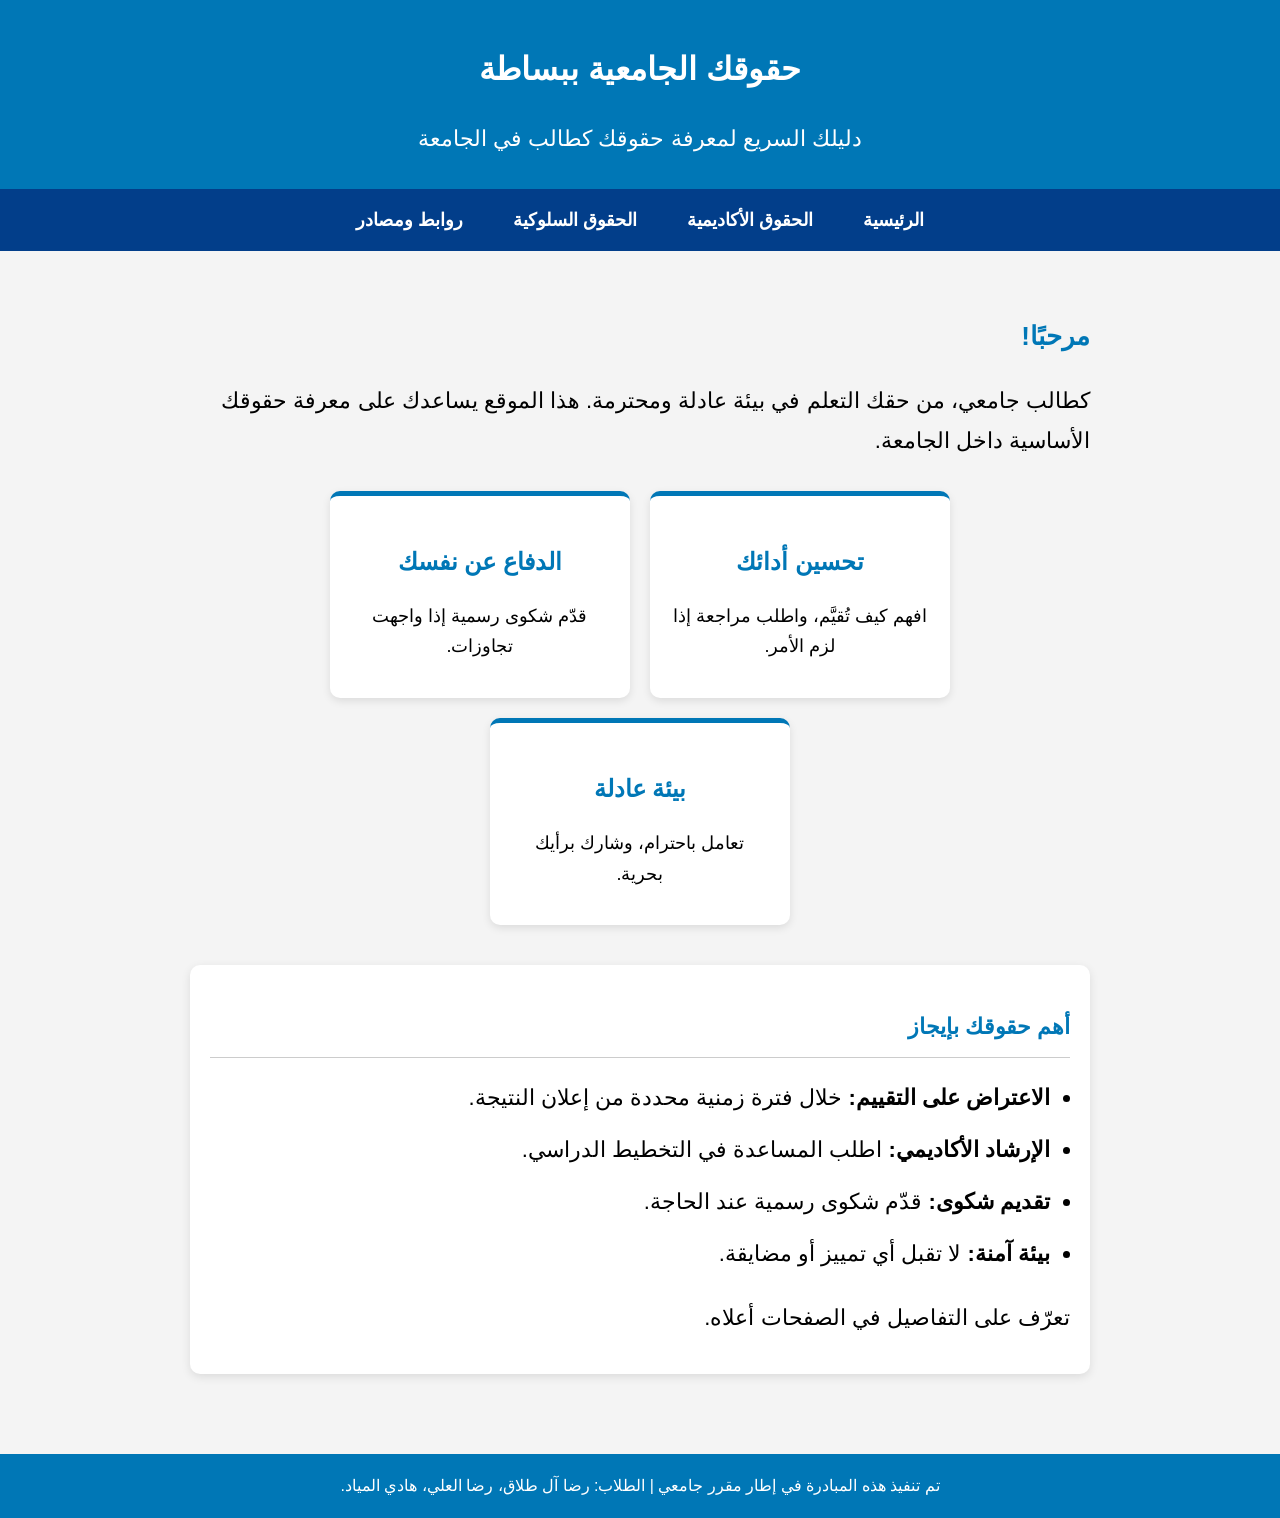
<file: index.html>
<!DOCTYPE html>
<html lang="ar" dir="rtl">
<head>
  <meta charset="UTF-8">
  <title>حقوقك الجامعية</title>
 <link rel="stylesheet" href="styles.css">
</head>
<body>

  <header>
    <h1>حقوقك الجامعية ببساطة</h1>
    <p>دليلك السريع لمعرفة حقوقك كطالب في الجامعة</p>
  </header>

  <nav>
    <a href="index.html">الرئيسية</a>
    <a href="academic.html">الحقوق الأكاديمية</a>
    <a href="behavioral.html">الحقوق السلوكية</a>
    <a href="resources.html">روابط ومصادر</a>
  </nav>

  <main>
    <h2>مرحبًا!</h2>
    <p>كطالب جامعي، من حقك التعلم في بيئة عادلة ومحترمة. هذا الموقع يساعدك على معرفة حقوقك الأساسية داخل الجامعة.</p>

    <div class="card-container">
      <div class="card">
        <h3>تحسين أدائك</h3>
        <p>افهم كيف تُقيَّم، واطلب مراجعة إذا لزم الأمر.</p>
      </div>
      <div class="card">
        <h3>الدفاع عن نفسك</h3>
        <p>قدّم شكوى رسمية إذا واجهت تجاوزات.</p>
      </div>
      <div class="card">
        <h3>بيئة عادلة</h3>
        <p>تعامل باحترام، وشارك برأيك بحرية.</p>
      </div>
    </div>

    <div class="quick-reference">
      <h3>أهم حقوقك بإيجاز</h3>
      <ul>
        <li><strong>الاعتراض على التقييم:</strong> خلال فترة زمنية محددة من إعلان النتيجة.</li>
        <li><strong>الإرشاد الأكاديمي:</strong> اطلب المساعدة في التخطيط الدراسي.</li>
        <li><strong>تقديم شكوى:</strong> قدّم شكوى رسمية عند الحاجة.</li>
        <li><strong>بيئة آمنة:</strong> لا تقبل أي تمييز أو مضايقة.</li>
      </ul>
      <p>تعرّف على التفاصيل في الصفحات أعلاه.</p>
    </div>
  </main>

  <footer>
    تم تنفيذ هذه المبادرة في إطار مقرر جامعي | الطلاب: رضا آل طلاق، رضا العلي، هادي المياد.
  </footer>

</body>
</html>
</file>
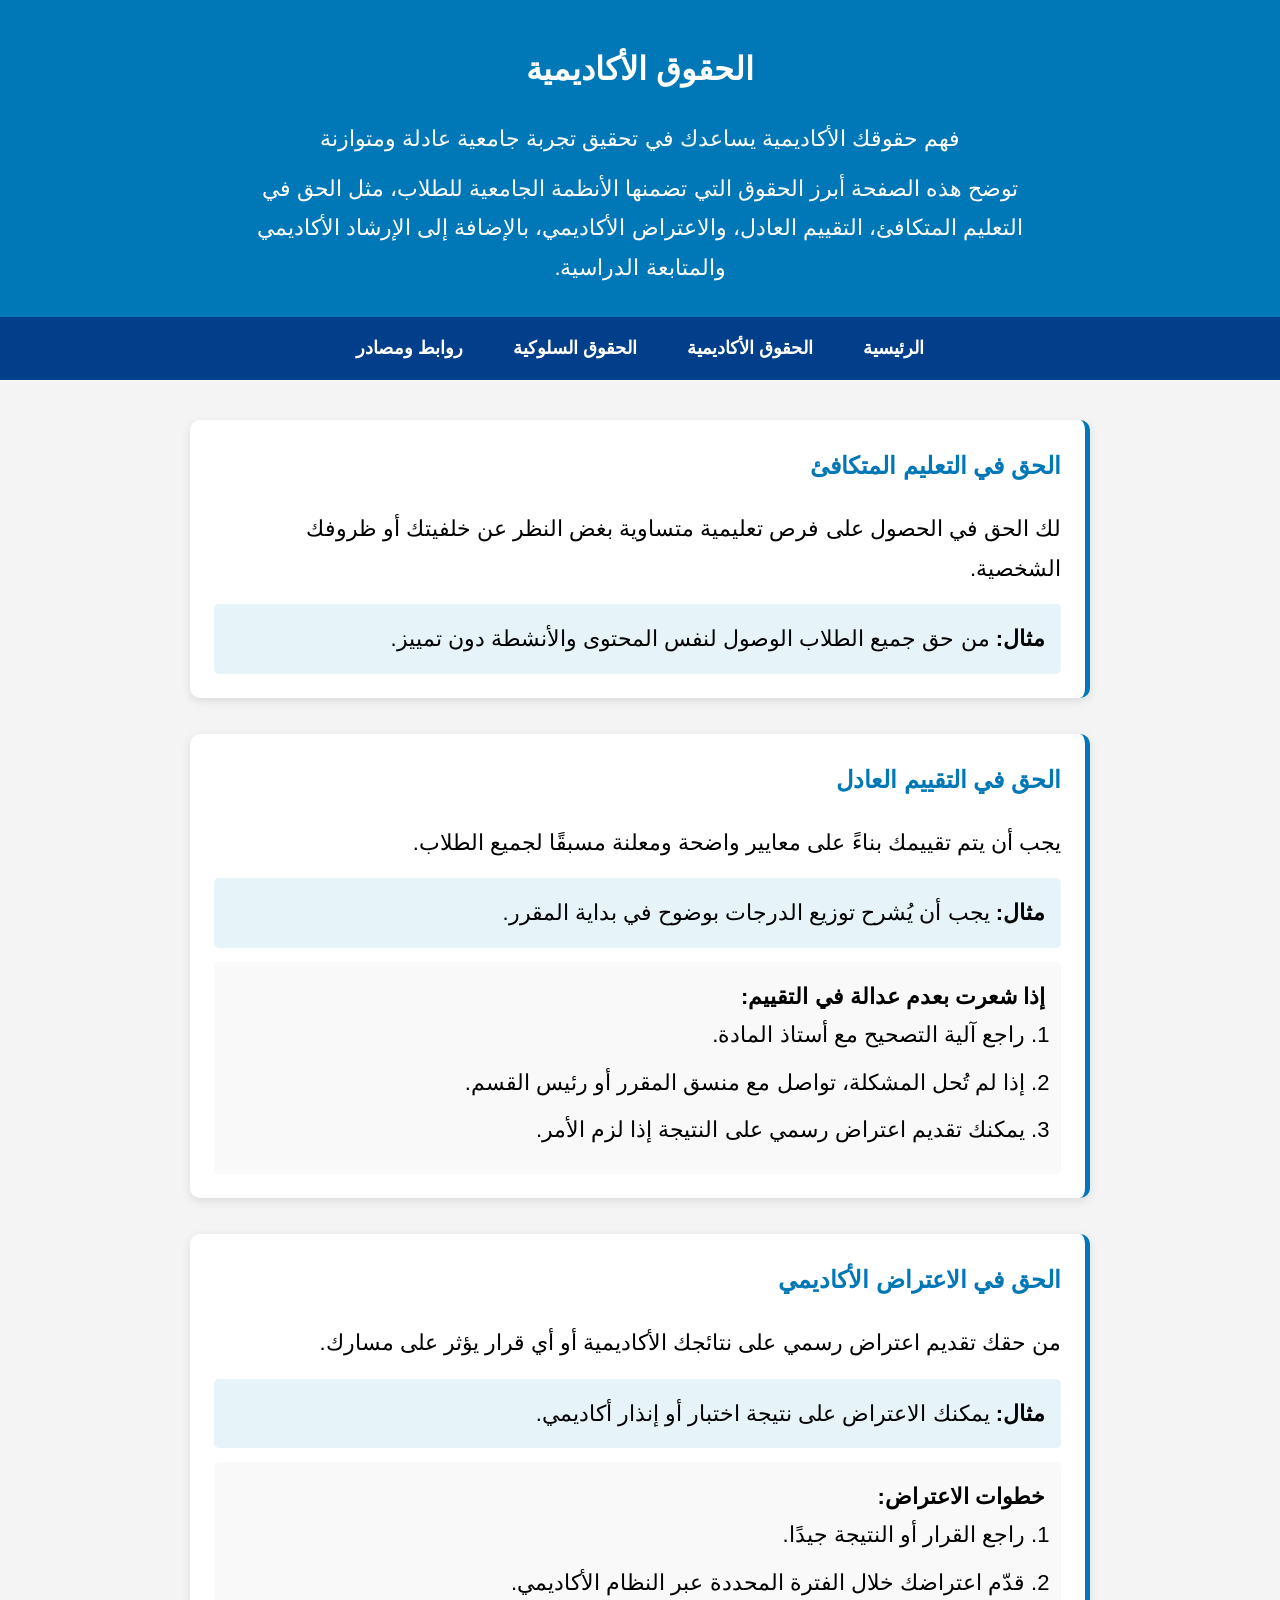
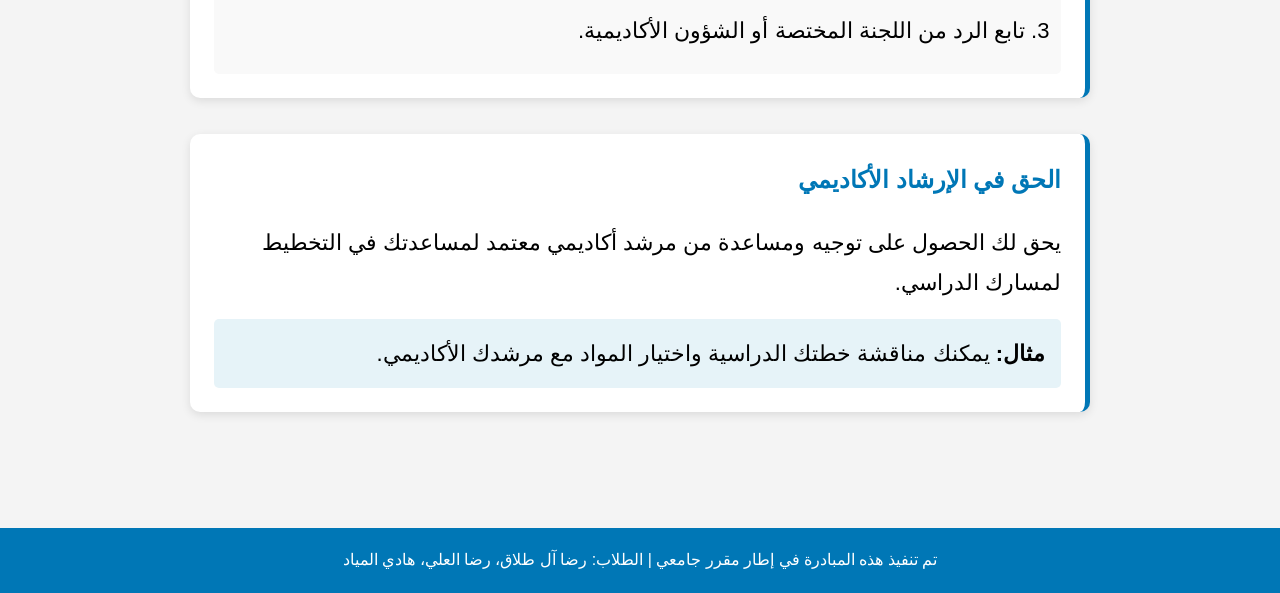
<file: academic.html>
<!DOCTYPE html>
<html lang="ar" dir="rtl">
<head>
  <meta charset="UTF-8">
  <title>الحقوق الأكاديمية</title>
   <link rel="stylesheet" href="styles.css">
</head>
<body>
  <header>
    <h1>الحقوق الأكاديمية</h1>
    <p>فهم حقوقك الأكاديمية يساعدك في تحقيق تجربة جامعية عادلة ومتوازنة</p>
    <p>
      توضح هذه الصفحة أبرز الحقوق التي تضمنها الأنظمة الجامعية للطلاب، مثل الحق في التعليم المتكافئ، التقييم العادل، والاعتراض الأكاديمي، بالإضافة إلى الإرشاد الأكاديمي والمتابعة الدراسية.
    </p>
  </header>
  <nav>
    <a href="index.html">الرئيسية</a>
    <a href="academic.html">الحقوق الأكاديمية</a>
    <a href="behavioral.html">الحقوق السلوكية</a>
    <a href="resources.html">روابط ومصادر</a>
  </nav>
  <main>
    <div class="box">
      <h3>الحق في التعليم المتكافئ</h3>
      <p>لك الحق في الحصول على فرص تعليمية متساوية بغض النظر عن خلفيتك أو ظروفك الشخصية.</p>
      <div class="example"><strong>مثال:</strong> من حق جميع الطلاب الوصول لنفس المحتوى والأنشطة دون تمييز.</div>
    </div>

    <div class="box">
      <h3>الحق في التقييم العادل</h3>
      <p>يجب أن يتم تقييمك بناءً على معايير واضحة ومعلنة مسبقًا لجميع الطلاب.</p>
      <div class="example"><strong>مثال:</strong> يجب أن يُشرح توزيع الدرجات بوضوح في بداية المقرر.</div>
      <div class="steps">
        <strong>إذا شعرت بعدم عدالة في التقييم:</strong>
        <ol>
          <li>راجع آلية التصحيح مع أستاذ المادة.</li>
          <li>إذا لم تُحل المشكلة، تواصل مع منسق المقرر أو رئيس القسم.</li>
          <li>يمكنك تقديم اعتراض رسمي على النتيجة إذا لزم الأمر.</li>
        </ol>
      </div>
    </div>

    <div class="box">
      <h3>الحق في الاعتراض الأكاديمي</h3>
      <p>من حقك تقديم اعتراض رسمي على نتائجك الأكاديمية أو أي قرار يؤثر على مسارك.</p>
      <div class="example"><strong>مثال:</strong> يمكنك الاعتراض على نتيجة اختبار أو إنذار أكاديمي.</div>
      <div class="steps">
        <strong>خطوات الاعتراض:</strong>
        <ol>
          <li>راجع القرار أو النتيجة جيدًا.</li>
          <li>قدّم اعتراضك خلال الفترة المحددة عبر النظام الأكاديمي.</li>
          <li>تابع الرد من اللجنة المختصة أو الشؤون الأكاديمية.</li>
        </ol>
      </div>
    </div>

    <div class="box">
      <h3>الحق في الإرشاد الأكاديمي</h3>
      <p>يحق لك الحصول على توجيه ومساعدة من مرشد أكاديمي معتمد لمساعدتك في التخطيط لمسارك الدراسي.</p>
      <div class="example"><strong>مثال:</strong> يمكنك مناقشة خطتك الدراسية واختيار المواد مع مرشدك الأكاديمي.</div>
    </div>
  </main>
  <footer>تم تنفيذ هذه المبادرة في إطار مقرر جامعي | الطلاب: رضا آل طلاق، رضا العلي، هادي المياد</footer>
</body>
</html>
</file>
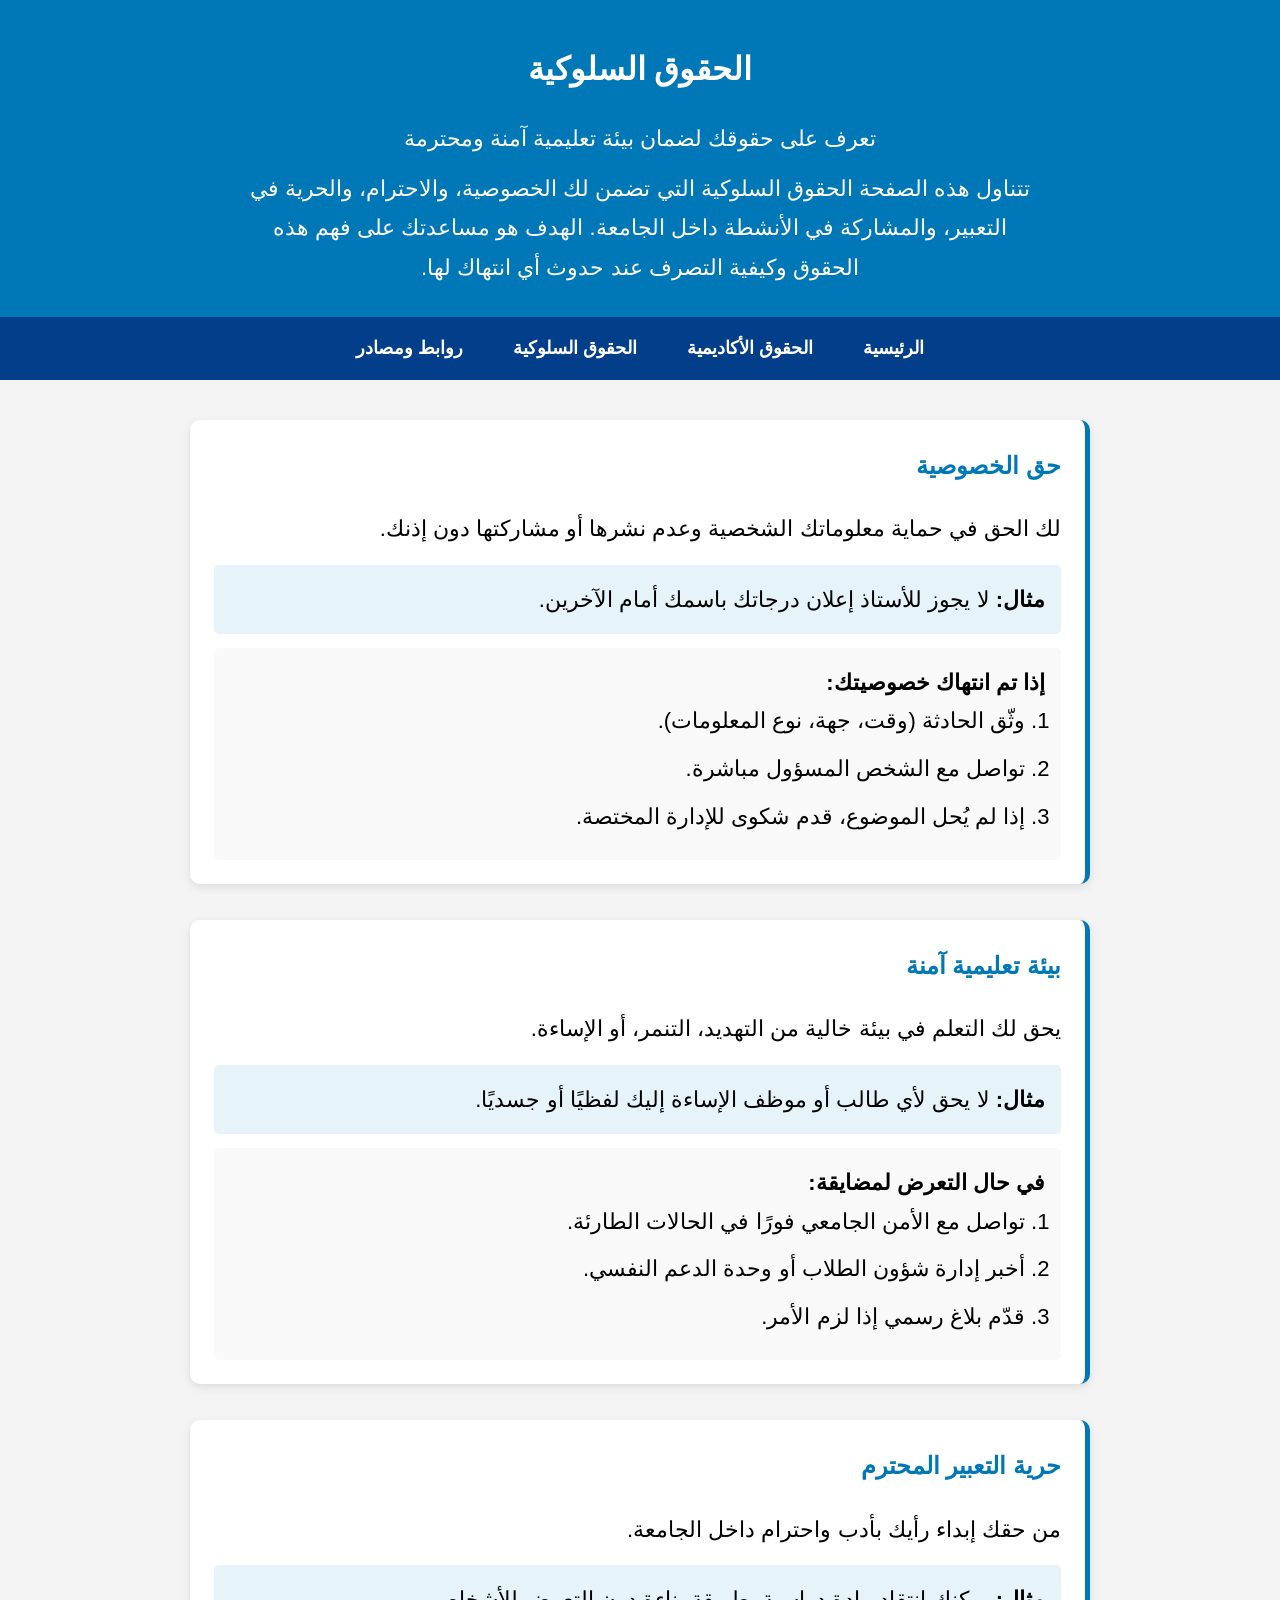
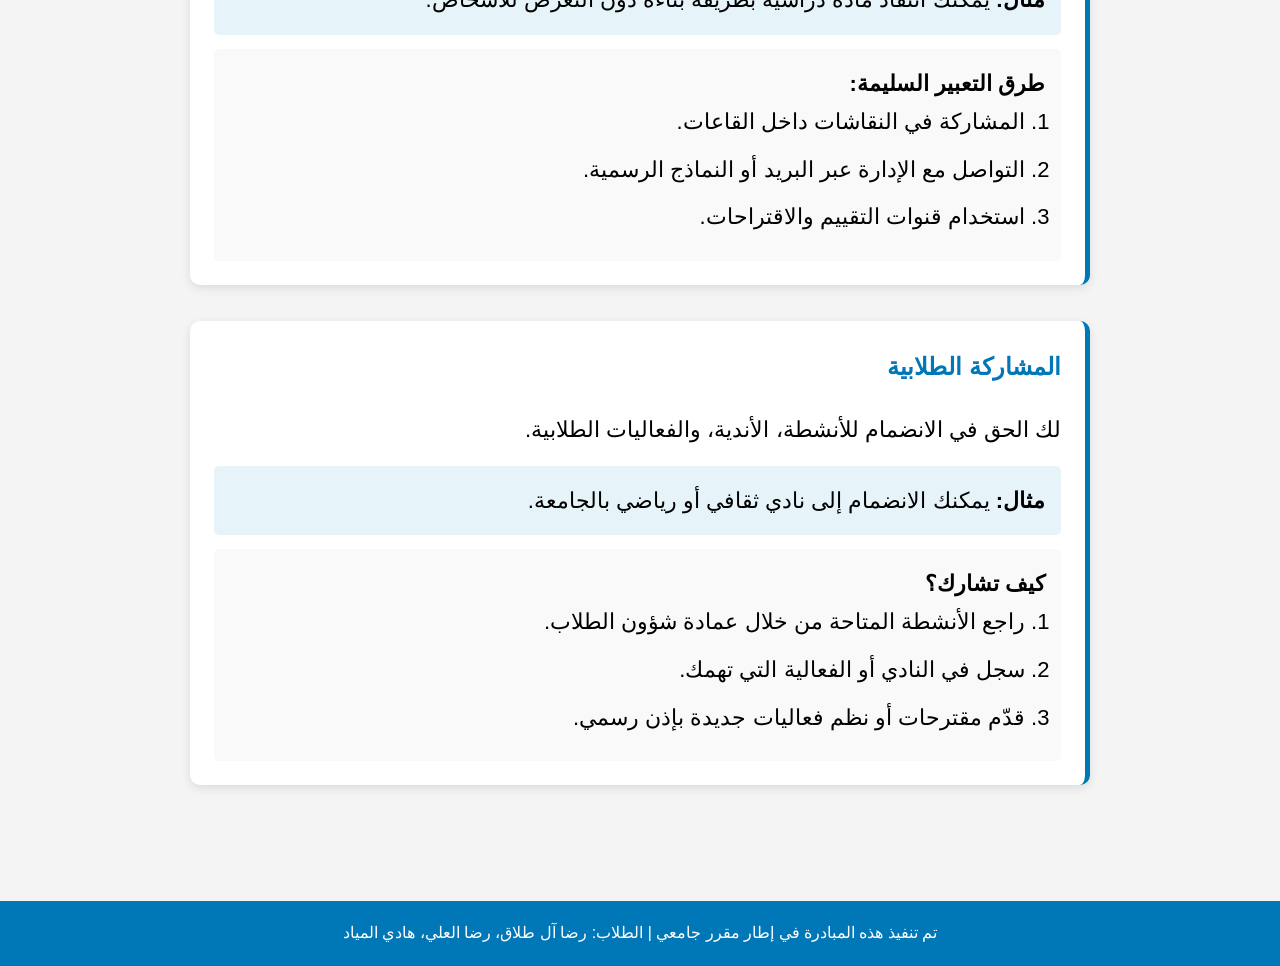
<file: behavioral.html>
<!DOCTYPE html>
<html lang="ar" dir="rtl">
<head>
  <meta charset="UTF-8">
  <title>الحقوق السلوكية</title>
<link rel="stylesheet" href="styles.css">
</head>
<body>
  <header>
    <h1>الحقوق السلوكية</h1>
    <p>تعرف على حقوقك لضمان بيئة تعليمية آمنة ومحترمة</p>
    <p>
      تتناول هذه الصفحة الحقوق السلوكية التي تضمن لك الخصوصية، والاحترام، والحرية في التعبير، والمشاركة في الأنشطة داخل الجامعة. الهدف هو مساعدتك على فهم هذه الحقوق وكيفية التصرف عند حدوث أي انتهاك لها.
    </p>
  </header>
  <nav>
    <a href="index.html">الرئيسية</a>
    <a href="academic.html">الحقوق الأكاديمية</a>
    <a href="behavioral.html">الحقوق السلوكية</a>
    <a href="resources.html">روابط ومصادر</a>
  </nav>
  <main>
    <div class="box">
      <h3>حق الخصوصية</h3>
      <p>لك الحق في حماية معلوماتك الشخصية وعدم نشرها أو مشاركتها دون إذنك.</p>
      <div class="example"><strong>مثال:</strong> لا يجوز للأستاذ إعلان درجاتك باسمك أمام الآخرين.</div>
      <div class="steps">
        <strong>إذا تم انتهاك خصوصيتك:</strong>
        <ol>
          <li>وثّق الحادثة (وقت، جهة، نوع المعلومات).</li>
          <li>تواصل مع الشخص المسؤول مباشرة.</li>
          <li>إذا لم يُحل الموضوع، قدم شكوى للإدارة المختصة.</li>
        </ol>
      </div>
    </div>

    <div class="box">
      <h3>بيئة تعليمية آمنة</h3>
      <p>يحق لك التعلم في بيئة خالية من التهديد، التنمر، أو الإساءة.</p>
      <div class="example"><strong>مثال:</strong> لا يحق لأي طالب أو موظف الإساءة إليك لفظيًا أو جسديًا.</div>
      <div class="steps">
        <strong>في حال التعرض لمضايقة:</strong>
        <ol>
          <li>تواصل مع الأمن الجامعي فورًا في الحالات الطارئة.</li>
          <li>أخبر إدارة شؤون الطلاب أو وحدة الدعم النفسي.</li>
          <li>قدّم بلاغ رسمي إذا لزم الأمر.</li>
        </ol>
      </div>
    </div>

    <div class="box">
      <h3>حرية التعبير المحترم</h3>
      <p>من حقك إبداء رأيك بأدب واحترام داخل الجامعة.</p>
      <div class="example"><strong>مثال:</strong> يمكنك انتقاد مادة دراسية بطريقة بناءة دون التعرض للأشخاص.</div>
      <div class="steps">
        <strong>طرق التعبير السليمة:</strong>
        <ol>
          <li>المشاركة في النقاشات داخل القاعات.</li>
          <li>التواصل مع الإدارة عبر البريد أو النماذج الرسمية.</li>
          <li>استخدام قنوات التقييم والاقتراحات.</li>
        </ol>
      </div>
    </div>

    <div class="box">
      <h3>المشاركة الطلابية</h3>
      <p>لك الحق في الانضمام للأنشطة، الأندية، والفعاليات الطلابية.</p>
      <div class="example"><strong>مثال:</strong> يمكنك الانضمام إلى نادي ثقافي أو رياضي بالجامعة.</div>
      <div class="steps">
        <strong>كيف تشارك؟</strong>
        <ol>
          <li>راجع الأنشطة المتاحة من خلال عمادة شؤون الطلاب.</li>
          <li>سجل في النادي أو الفعالية التي تهمك.</li>
          <li>قدّم مقترحات أو نظم فعاليات جديدة بإذن رسمي.</li>
        </ol>
      </div>
    </div>
  </main>
  <footer>تم تنفيذ هذه المبادرة في إطار مقرر جامعي | الطلاب: رضا آل طلاق، رضا العلي، هادي المياد</footer>
</body>
</html>
</file>
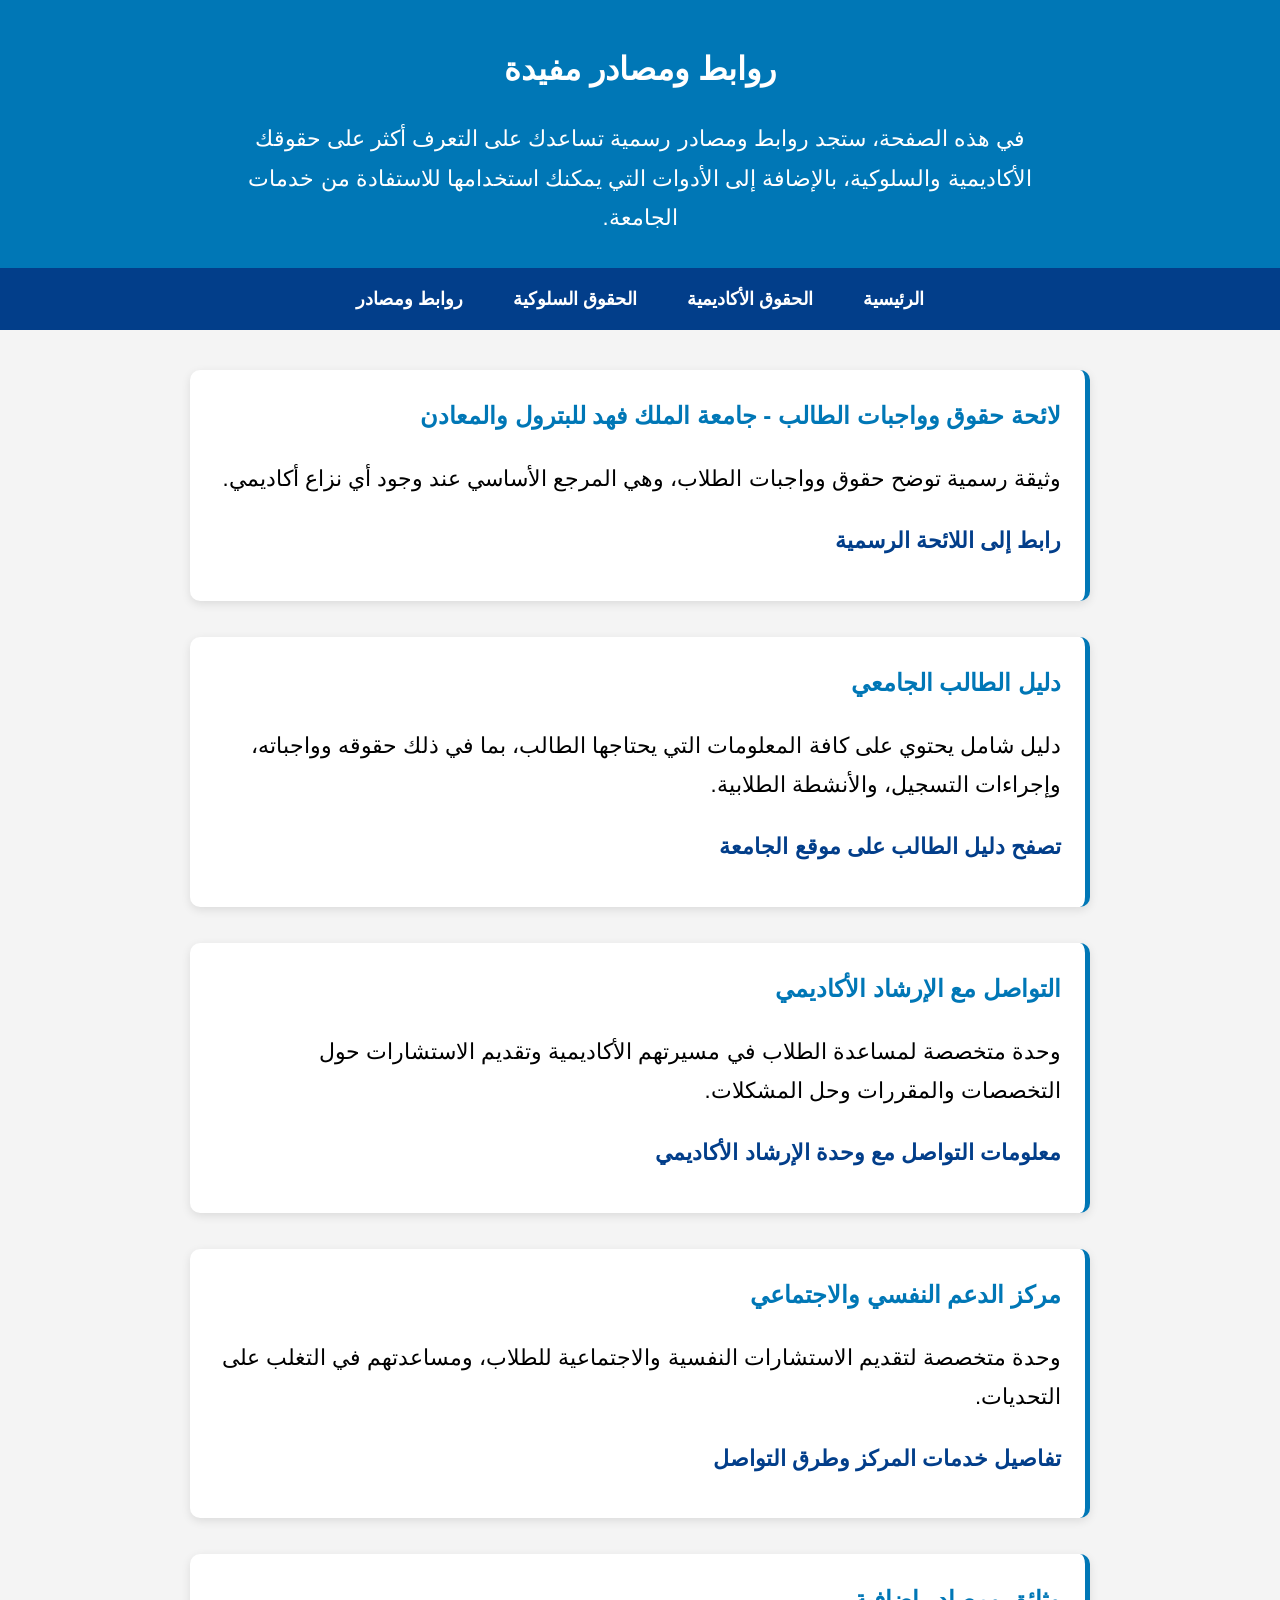
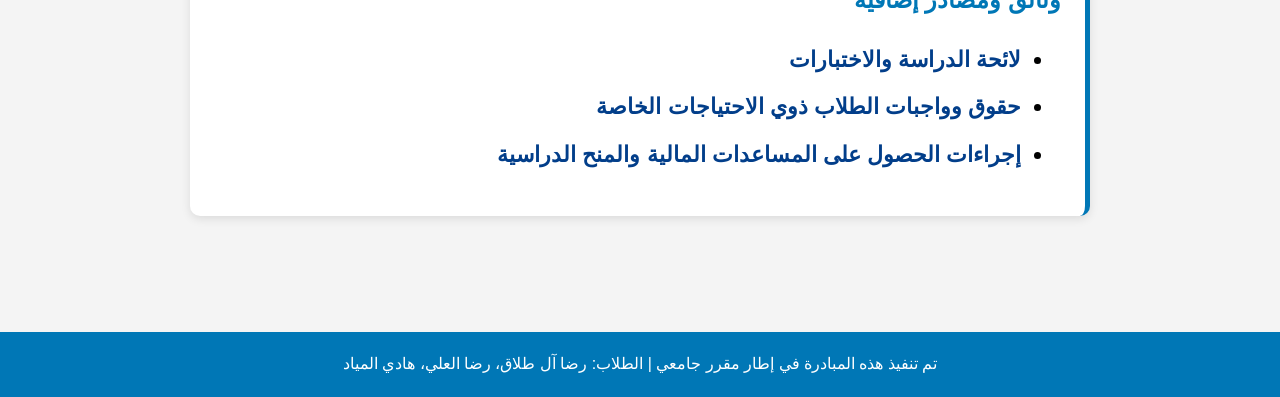
<file: resources.html>
<!DOCTYPE html>
<html lang="ar" dir="rtl">
<head>
  <meta charset="UTF-8">
  <title>روابط ومصادر</title>
  <link rel="stylesheet" href="styles.css">
</head>
<body>
  <header>
    <h1>روابط ومصادر مفيدة</h1>
    <p>في هذه الصفحة، ستجد روابط ومصادر رسمية تساعدك على التعرف أكثر على حقوقك الأكاديمية والسلوكية، بالإضافة إلى الأدوات التي يمكنك استخدامها للاستفادة من خدمات الجامعة.</p>
  </header>
  <nav>
    <a href="index.html">الرئيسية</a>
    <a href="academic.html">الحقوق الأكاديمية</a>
    <a href="behavioral.html">الحقوق السلوكية</a>
    <a href="resources.html">روابط ومصادر</a>
  </nav>
  <main>
    <div class="box">
      <h3>لائحة حقوق وواجبات الطالب - جامعة الملك فهد للبترول والمعادن</h3>
      <p>وثيقة رسمية توضح حقوق وواجبات الطلاب، وهي المرجع الأساسي عند وجود أي نزاع أكاديمي.</p>
      <p><a href="https://studentaffairs.kfupm.edu.sa/docs/default-source/default-document-library/%D8%AF%D9%84%D9%8A%D9%84-%D8%A7%D9%84%D8%AD%D9%82%D9%88%D9%82-%D9%88%D8%A7%D9%84%D9%88%D8%A7%D8%AC%D8%A8%D8%A7%D8%AA.pdf?sfvrsn=955bd686_1" target="_blank">رابط إلى اللائحة الرسمية</a></p>
    </div>

    <div class="box">
      <h3>دليل الطالب الجامعي</h3>
      <p>دليل شامل يحتوي على كافة المعلومات التي يحتاجها الطالب، بما في ذلك حقوقه وواجباته، وإجراءات التسجيل، والأنشطة الطلابية.</p>
      <p><a href="https://ses.kfupm.edu.sa/static/documents/student_handbook_arabic.pdf" target="_blank">تصفح دليل الطالب على موقع الجامعة</a></p>
    </div>

    <div class="box">
      <h3>التواصل مع الإرشاد الأكاديمي</h3>
      <p>وحدة متخصصة لمساعدة الطلاب في مسيرتهم الأكاديمية وتقديم الاستشارات حول التخصصات والمقررات وحل المشكلات.</p>
      <p><a href="https://studentaffairs.kfupm.edu.sa/ar/about-us/contact-us" target="_blank">معلومات التواصل مع وحدة الإرشاد الأكاديمي</a></p>
    </div>

    <div class="box">
      <h3>مركز الدعم النفسي والاجتماعي</h3>
      <p>وحدة متخصصة لتقديم الاستشارات النفسية والاجتماعية للطلاب، ومساعدتهم في التغلب على التحديات.</p>
      <p><a href="https://ses.kfupm.edu.sa/counseling-and-advising-unit/" target="_blank">تفاصيل خدمات المركز وطرق التواصل</a></p>
    </div>

    <div class="box">
      <h3>وثائق ومصادر إضافية</h3>
      <ul>
        <li><a href="https://registrar.kfupm.edu.sa/documents/8/AcademicRegulationsArabic_IVzRwac.pdf">لائحة الدراسة والاختبارات</a></li>
        <li><a href="https://sustainability.kfupm.edu.sa/documents/34/Organizational_and_procedural_guide_for_people_with_disabilities.pdf?utm_source=chatgpt.com">حقوق وواجبات الطلاب ذوي الاحتياجات الخاصة</a></li>
        <li><a href="https://studentloan.kfupm.edu.sa/Default.aspx?ticket=ST-baa46e9d5cef4fec8301ff91791835bd-login.kfupm.edu.sa">إجراءات الحصول على المساعدات المالية والمنح الدراسية</a></li>
      </ul>
    </div>
  </main>
  <footer>تم تنفيذ هذه المبادرة في إطار مقرر جامعي | الطلاب: رضا آل طلاق، رضا العلي، هادي المياد</footer>
</body>
</html>
</file>
<file: styles.css>
/* Global Styles */
body {
  font-family: 'Dubai', 'Segoe UI', 'Tahoma', 'Arial', sans-serif;
  font-size: 18px;
  background-color: #f4f4f4;
  margin: 0;
  padding: 0;
  line-height: 1.8;
}

h1 {
  font-size: 32px;
  color: white;
  margin-bottom: 20px;
}

h2 {
  font-size: 26px;
  color: #0077b6;
  margin-bottom: 16px;
}

h3 {
  font-size: 24px;
  color: #0077b6;
  margin-bottom: 14px;
}

p {
  font-size: 22px;
  margin-bottom: 16px;
}

/* Header */
header {
  background-color: #0077b6;
  color: white;
  padding: 20px;
  text-align: center;
}

header p {
  max-width: 800px;
  margin: 10px auto;
  font-size: 22px;
}

/* Navigation */
nav {
  background-color: #023e8a;
  display: flex;
  justify-content: center;
  flex-wrap: wrap;
}

nav a {
  color: white;
  padding: 15px 25px;
  text-decoration: none;
  font-weight: bold;
  font-size: 18px;
}

nav a:hover {
  background-color: #0096c7;
}

/* Main Content */
main {
  padding: 40px 30px;
  max-width: 900px;
  margin: 0 auto;
}

/* Boxes */
.box {
  background-color: white;
  border-right: 5px solid #0077b6;
  padding: 24px;
  margin-bottom: 36px;
  border-radius: 10px;
  box-shadow: 0 3px 10px rgba(0,0,0,0.1);
}

.box h3 {
  margin-top: 0;
  font-weight: 600;
}

.example {
  background-color: #e6f3f8;
  padding: 16px;
  border-radius: 5px;
  margin-top: 14px;
  font-size: 22px;
  line-height: 1.7;
}

.steps {
  background-color: #f9f9f9;
  padding: 16px;
  border-radius: 5px;
  margin-top: 14px;
  font-size: 22px;
  line-height: 1.7;
}

.steps ol {
  padding-right: 20px;
  margin: 0;
}

/* Cards */
.card-container {
  display: flex;
  flex-wrap: wrap;
  justify-content: center;
  gap: 20px;
  margin-top: 30px;
}

.card {
  background-color: white;
  border-top: 5px solid #0077b6;
  border-radius: 10px;
  box-shadow: 0 3px 8px rgba(0,0,0,0.1);
  padding: 20px;
  width: 260px;
  text-align: center;
  transition: transform 0.3s;
}

.card:hover {
  transform: translateY(-5px);
}

.card p {
  font-size: 18px;
  line-height: 1.7;
}

/* Quick Reference */
.quick-reference {
  background-color: white;
  border-radius: 10px;
  padding: 20px;
  margin-top: 40px;
  box-shadow: 0 3px 10px rgba(0,0,0,0.1);
}

.quick-reference h3 {
  color: #0077b6;
  border-bottom: 1px solid #ccc;
  padding-bottom: 10px;
  margin-bottom: 15px;
  font-size: 22px;
}

.quick-reference ul {
  padding-right: 20px;
  line-height: 2;
}

.quick-reference li {
  margin-bottom: 8px;
}

/* Links in boxes (for resources page) */
.box a {
  text-decoration: none;
  color: #023e8a;
  font-weight: bold;
}

.box a:hover {
  text-decoration: underline;
}

/* Lists */
ul, ol {
  font-size: 18px;
  line-height: 1.8;
}

li {
  font-size: 22px;
  margin-bottom: 8px;
}

/* Footer */
footer {
  background-color: #0077b6;
  color: white;
  text-align: center;
  padding: 18px;
  margin-top: 40px;
  font-size: 16px;
}

/* Mobile optimization */
@media screen and (max-width: 768px) {
  .card-container {
    flex-direction: column;
    align-items: center;
  }
  
  .card {
    width: 90%;
  }
  
  nav {
    flex-direction: column;
    align-items: center;
  }
  
  nav a {
    width: 100%;
    text-align: center;
  }
}
</file>
